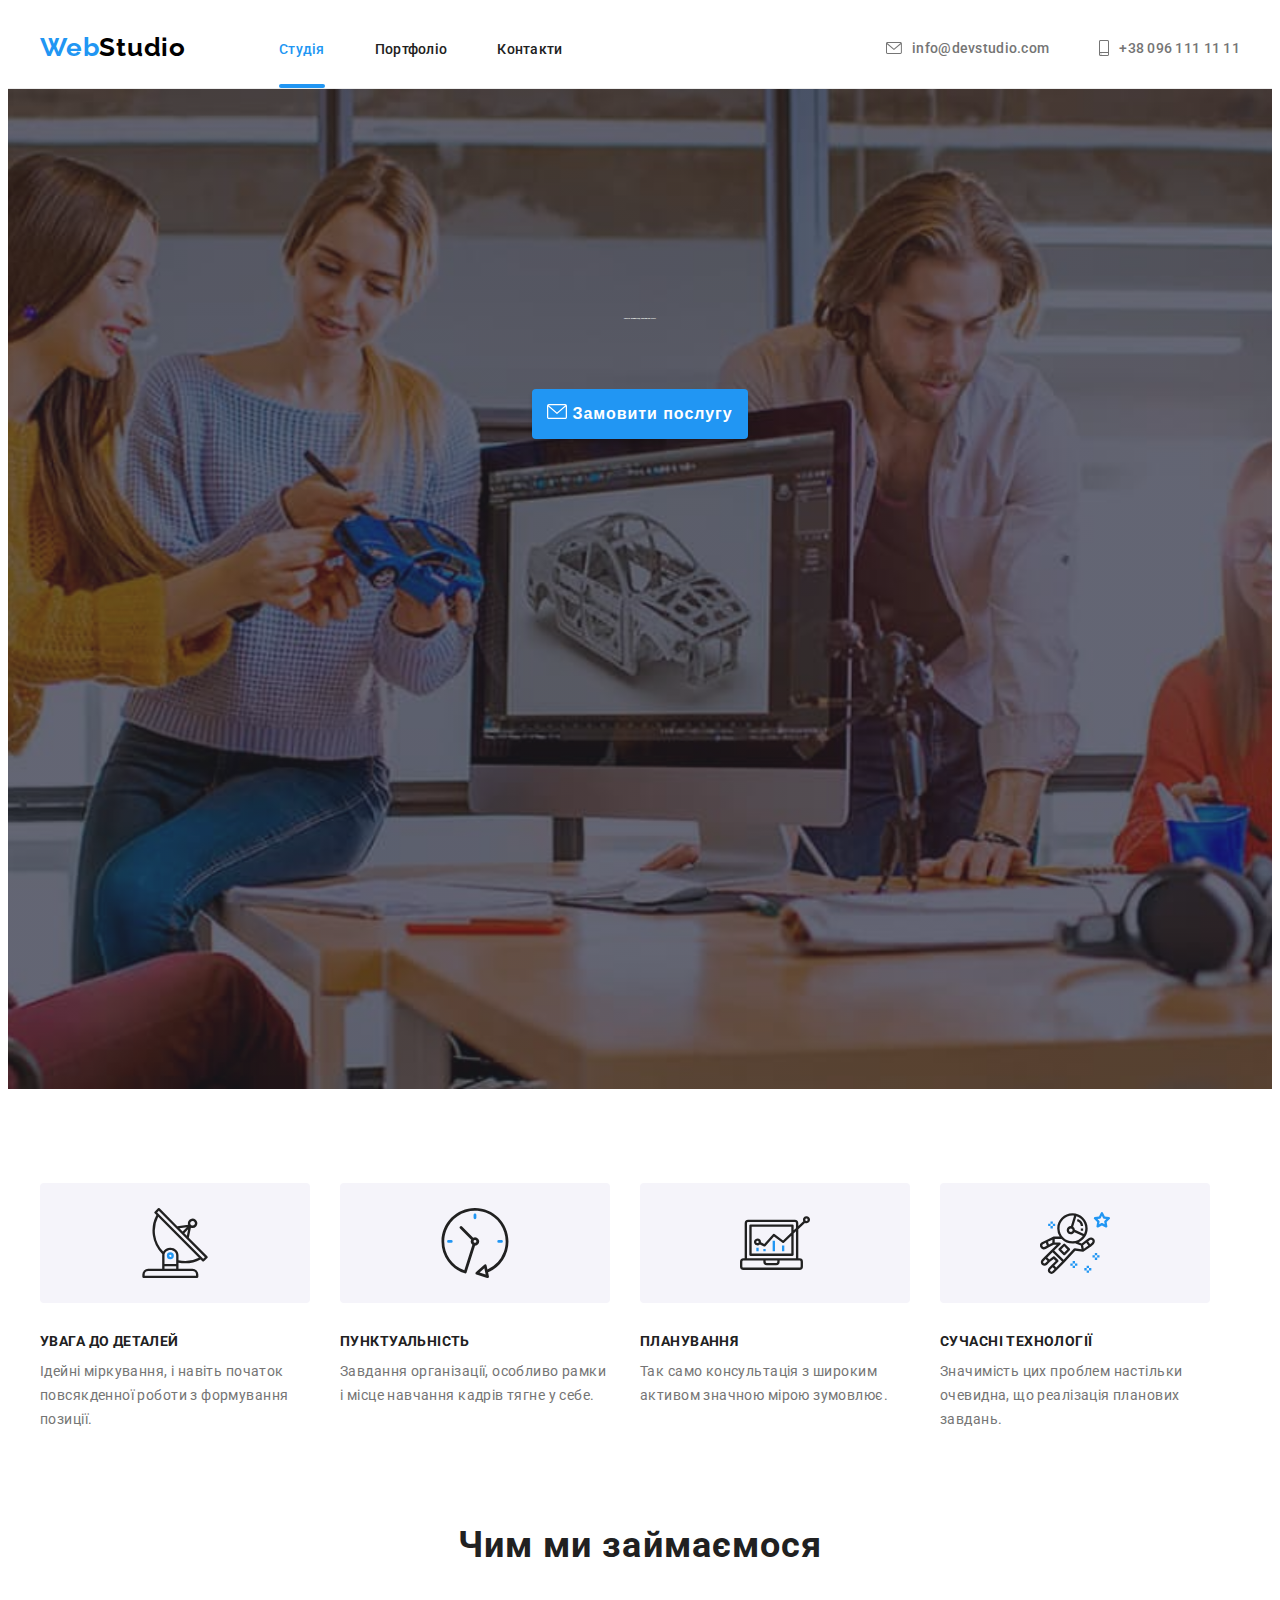
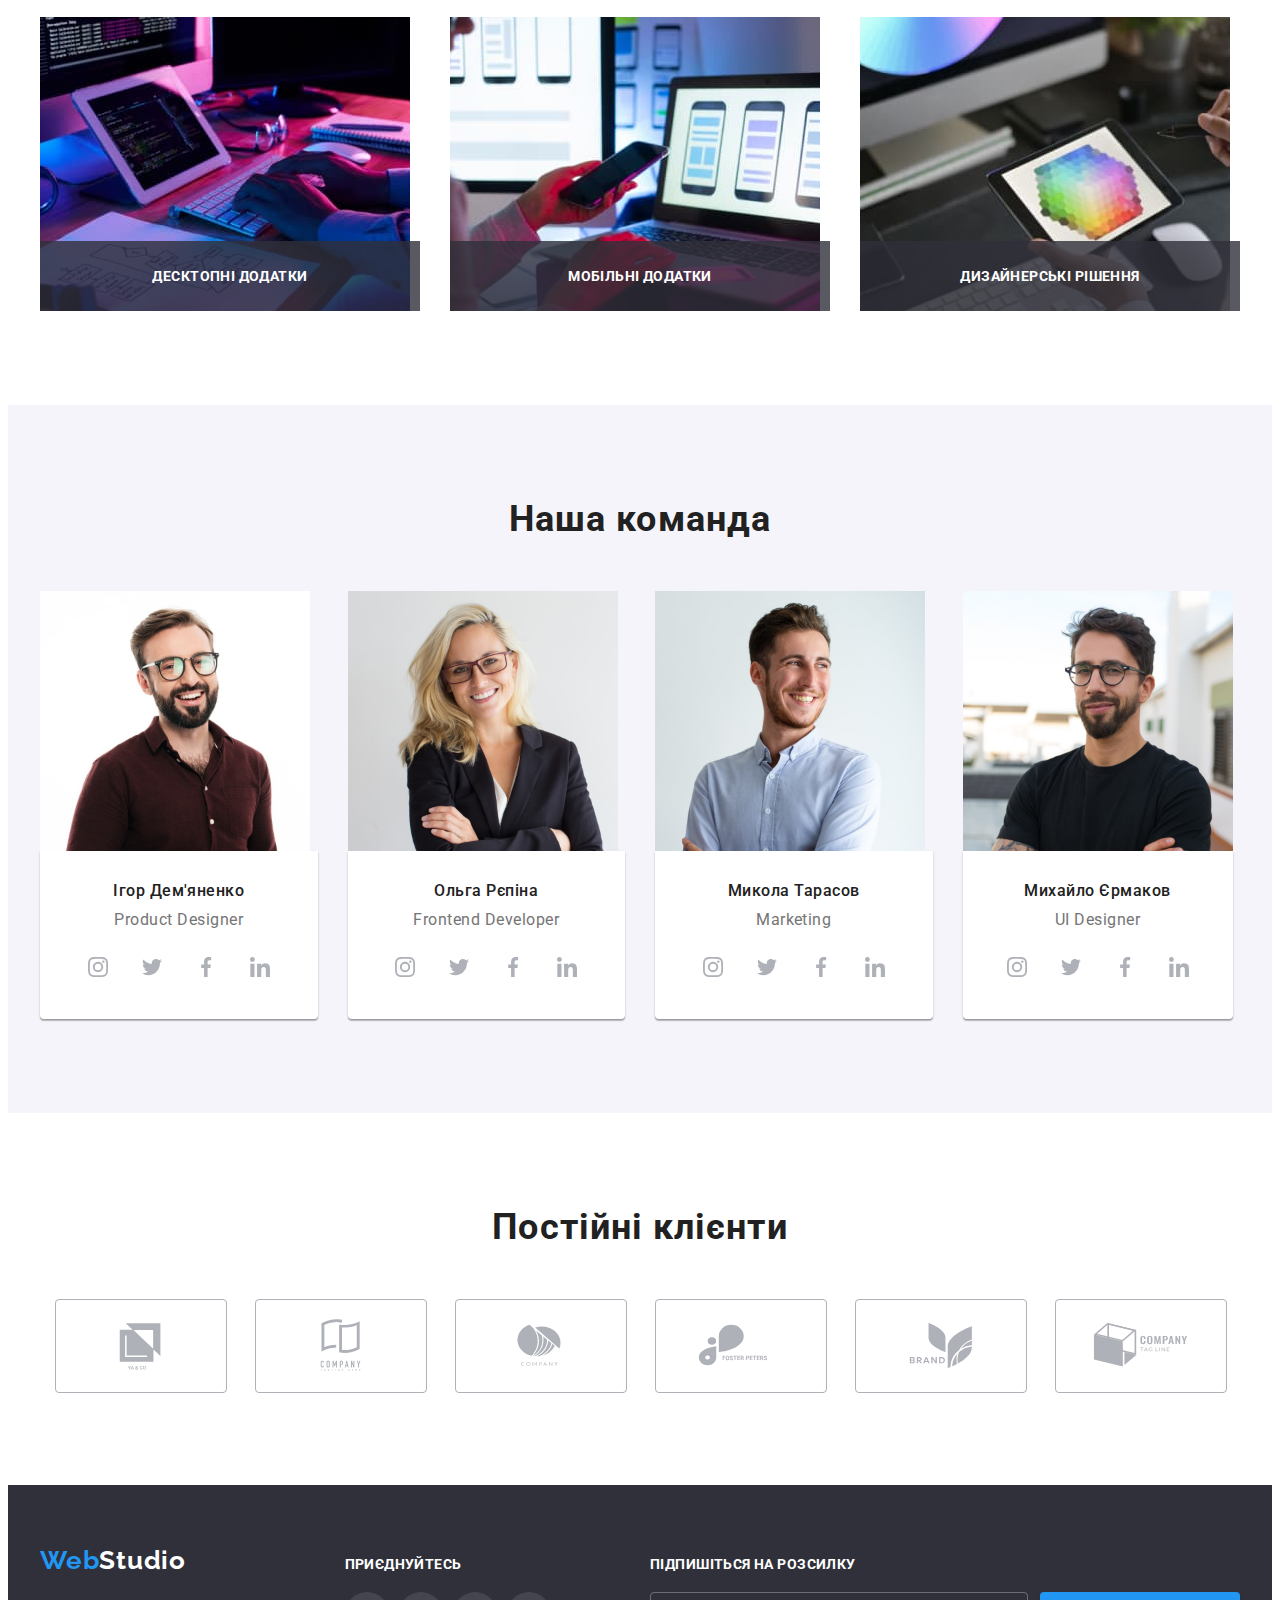
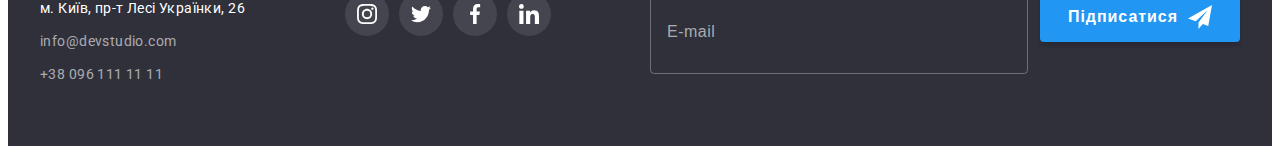
<file: index.html>
<!DOCTYPE html>
<html lang="uk">
  <head>
    <meta charset="UTF-8" />
    <meta http-equiv="X-UA-Compatible" content="IE=edge" />
    <meta name="viewport" content="width=device-width, initial-scale=1.0" />
    <link rel="preconnect" href="https://fonts.googleapis.com" />
    <link rel="preconnect" href="https://fonts.gstatic.com" crossorigin />
    <link
      href="https://fonts.googleapis.com/css2?family=Raleway:wght@700&family=Roboto:wght@400;500;700;900&display=swap"
      rel="stylesheet"
    />
    <link
      rel="stylesheet"
      href="https://cdnjs.cloudflare.com/ajax/libs/modern-normalize/1.1.0/modern-normalize.min.css"
      integrity="sha512-wpPYUAdjBVSE4KJnH1VR1HeZfpl1ub8YT/NKx4PuQ5NmX2tKuGu6U/JRp5y+Y8XG2tV+wKQpNHVUX03MfMFn9Q=="
      crossorigin="anonymous"
      referrerpolicy="no-referrer"
    />
    <link rel="stylesheet" href="./css/main.min.css" />
    <title>Web Studio</title>
  </head>
  <body>
    <header class="header">
      <div class="container header__container">
        <a class="logo header__logo" href="#"><span class="logo-text">Web</span>Studio</a>
        <nav class="nav header_nav">
          <ul class="nav-list header__nav-list">
            <li class="nav-list__item">
              <a class="nav-list__link nav-list__link--current" href="./index.html">Студія</a>
            </li>
            <li class="nav-list__item">
              <a class="nav-list__link" href="./portfolio.html">Портфоліо</a>
            </li>
            <li class="nav-list__item">
              <a class="nav-list__link" href="#contacts">Контакти</a>
            </li>
          </ul>
        </nav>
        <ul class="contact-list header__contact-list">
          <li class="contact-list__item">
            <a class="contact-list__link" href="mailto:info@devstudio.com">
              <svg class="contact-list__icon" width="16" height="12">
                <use href="./images/icons.svg#icon-envelope"></use>
              </svg>
              info@devstudio.com</a
            >
          </li>
          <li class="contact__item">
            <a class="contact-list__link" href="tel:+380961111111">
              <svg class="contact-list__icon" width="10" height="16">
                <use href="./images/icons.svg#icon-smartphone"></use>
              </svg>
              +38 096 111 11 11</a
            >
          </li>
        </ul>
      </div>
    </header>
    <main>
      <!-- Hero -->
      <section class="hero">
        <div class="container hero--container">
          <h1 class="hero__titel">Ефективні рішення для вашого бізнесу</h1>
          <button class="hero__btn" type="button" data-modal-open>Замовити послугу</button>
        </div>
      </section>
      <!-- Переваги -->
      <section class="benefits section">
        <div class="container benefits--container">
          <h2 class="hidden">Переваги</h2>
          <ul class="benefits__list">
            <li class="benefits__item">
              <div class="benefits__card">
                <svg class="benefits__icon" width="70" height="70">
                  <use href="./images/icons.svg#icon-antenna"></use>
                </svg>
              </div>
              <h3 class="benefits__titel">УВАГА ДО ДЕТАЛЕЙ</h3>
              <p class="benefits__text">
                Ідейні міркування, і навіть початок повсякденної роботи з формування позиції.
              </p>
            </li>
            <li class="benefits__item">
              <div class="benefits__card">
                <svg class="benefits__icon" width="70" height="70">
                  <use href="./images/icons.svg#icon-clock"></use>
                </svg>
              </div>
              <h3 class="benefits__titel">ПУНКТУАЛЬНІСТЬ</h3>
              <p class="benefits__text">
                Завдання організації, особливо рамки і місце навчання кадрів тягне у себе.
              </p>
            </li>
            <li class="benefits__item">
              <div class="benefits__card">
                <svg class="benefits__icon" width="70" height="70">
                  <use href="./images/icons.svg#icon-diagram"></use>
                </svg>
              </div>
              <h3 class="benefits__titel">ПЛАНУВАННЯ</h3>
              <p class="benefits__text">
                Так само консультація з широким активом значною мірою зумовлює.
              </p>
            </li>
            <li class="benefits__item">
              <div class="benefits__card">
                <svg class="benefits__icon" width="70" height="70">
                  <use href="./images/icons.svg#icon-astronaut"></use>
                </svg>
              </div>
              <h3 class="benefits__titel">СУЧАСНІ ТЕХНОЛОГІЇ</h3>
              <p class="benefits__text">
                Значимість цих проблем настільки очевидна, що реалізація планових завдань.
              </p>
            </li>
          </ul>
        </div>
      </section>
      <!-- Чим ми займаємося -->
      <section class="work section">
        <div class="container work--container">
          <h2 class="work__titel">Чим ми займаємося</h2>
          <ul class="work__list">
            <li class="work__item">
              <div class="work__card">
                <img src="./images/photo1.jpg" width="370" alt="photo desk app" />
                <div class="work__description">
                  <h3 class="work__uptitel">Десктопні додатки</h3>
                </div>
              </div>
            </li>
            <li class="work__item">
              <div class="work__card">
                <img src="./images/photo2.jpg" width="370" alt="photo mob app" />
                <div class="work__description">
                  <h3 class="work__uptitel">Мобільні додатки</h3>
                </div>
              </div>
            </li>
            <li class="work__item">
              <div class="work__card">
                <img src="./images/photo3.jpg" width="370" alt="photo design" />
                <div class="work__description">
                  <h3 class="work__uptitel">Дизайнерські рішення</h3>
                </div>
              </div>
            </li>
          </ul>
        </div>
      </section>
      <!-- Наша команда -->
      <section class="team section">
        <div class="container team--container">
          <h2 class="team__titel">Наша команда</h2>
          <ul class="team__list">
            <li class="team__item">
              <img src="./images/igor.jpg" width="270" alt="Ігор фото" />
              <div class="team__card">
                <h3 class="team__uptitel">Ігор Дем'яненко</h3>
                <p class="team__text">Product Designer</p>
                <ul class="soc-list">
                  <li class="soc__item">
                    <a class="soc__link" href="#">
                      <svg class="soc__icon" width="20" height="20">
                        <use href="./images/icons.svg#icon-instagram"></use>
                      </svg>
                    </a>
                  </li>
                  <li class="soc__item">
                    <a class="soc__link" href="#">
                      <svg class="soc__icon" width="20" height="20">
                        <use href="./images/icons.svg#icon-twitter"></use>
                      </svg>
                    </a>
                  </li>
                  <li class="soc__item">
                    <a class="soc__link" href="#">
                      <svg class="soc__icon" width="20" height="20">
                        <use href="./images/icons.svg#icon-facebook"></use>
                      </svg>
                    </a>
                  </li>
                  <li class="soc__item">
                    <a class="soc__link" href="#">
                      <svg class="soc__icon" width="20" height="20">
                        <use href="./images/icons.svg#icon-linkedin"></use>
                      </svg>
                    </a>
                  </li>
                </ul>
              </div>
            </li>
            <li class="team__item">
              <img src="./images/olga.jpg" width="270" alt="Ольга фото" />
              <div class="team__card">
                <h3 class="team__uptitel">Ольга Рєпіна</h3>
                <p class="team__text">Frontend Developer</p>
                <ul class="soc-list">
                  <li class="soc__item">
                    <a class="soc__link" href="#">
                      <svg class="soc__icon" width="20" height="20">
                        <use href="./images/icons.svg#icon-instagram"></use>
                      </svg>
                    </a>
                  </li>
                  <li class="soc__item">
                    <a class="soc__link" href="#">
                      <svg class="soc__icon" width="20" height="20">
                        <use href="./images/icons.svg#icon-twitter"></use>
                      </svg>
                    </a>
                  </li>
                  <li class="soc__item">
                    <a class="soc__link" href="#">
                      <svg class="soc__icon" width="20" height="20">
                        <use href="./images/icons.svg#icon-facebook"></use>
                      </svg>
                    </a>
                  </li>
                  <li class="soc__item">
                    <a class="soc__link" href="#">
                      <svg class="soc__icon" width="20" height="20">
                        <use href="./images/icons.svg#icon-linkedin"></use>
                      </svg>
                    </a>
                  </li>
                </ul>
              </div>
            </li>
            <li class="team__item">
              <img src="./images/mykola.jpg" width="270" alt="Микола фото" />
              <div class="team__card">
                <h3 class="team__uptitel">Микола Тарасов</h3>
                <p class="team__text">Marketing</p>
                <ul class="soc-list">
                  <li class="soc__item">
                    <a class="soc__link" href="#">
                      <svg class="soc__icon" width="20" height="20">
                        <use href="./images/icons.svg#icon-instagram"></use>
                      </svg>
                    </a>
                  </li>
                  <li class="soc__item">
                    <a class="soc__link" href="#">
                      <svg class="soc__icon" width="20" height="20">
                        <use href="./images/icons.svg#icon-twitter"></use>
                      </svg>
                    </a>
                  </li>
                  <li class="soc__item">
                    <a class="soc__link" href="#">
                      <svg class="soc__icon" width="20" height="20">
                        <use href="./images/icons.svg#icon-facebook"></use>
                      </svg>
                    </a>
                  </li>
                  <li class="soc__item">
                    <a class="soc__link" href="#">
                      <svg class="soc__icon" width="20" height="20">
                        <use href="./images/icons.svg#icon-linkedin"></use>
                      </svg>
                    </a>
                  </li>
                </ul>
              </div>
            </li>
            <li>
              <img src="./images/mykhailo.jpg" width="270" alt="Михайло фото" />
              <div class="team__card">
                <h3 class="team__uptitel">Михайло Єрмаков</h3>
                <p class="team__text">UI Designer</p>
                <ul class="soc-list">
                  <li class="soc__item">
                    <a class="soc__link" href="#">
                      <svg class="soc__icon" width="20" height="20">
                        <use href="./images/icons.svg#icon-instagram"></use>
                      </svg>
                    </a>
                  </li>
                  <li class="soc__item">
                    <a class="soc__link" href="#">
                      <svg class="soc__icon" width="20" height="20">
                        <use href="./images/icons.svg#icon-twitter"></use>
                      </svg>
                    </a>
                  </li>
                  <li class="soc__item">
                    <a class="soc__link" href="#">
                      <svg class="soc__icon" width="20" height="20">
                        <use href="./images/icons.svg#icon-facebook"></use>
                      </svg>
                    </a>
                  </li>
                  <li class="soc__item">
                    <a class="soc__link" href="#">
                      <svg class="soc__icon" width="20" height="20">
                        <use href="./images/icons.svg#icon-linkedin"></use>
                      </svg>
                    </a>
                  </li>
                </ul>
              </div>
            </li>
          </ul>
        </div>
      </section>
      <section class="clients section">
        <div class="container clients--container">
          <h2 class="clients__titel">Постійні клієнти</h2>
          <ul class="clients__list">
            <li class="clients__item">
              <a class="clients__link" href="#">
                <svg class="clients__icon" width="106" height="60">
                  <use href="./images/icons.svg#icon-first_company"></use>
                </svg>
              </a>
            </li>
            <li class="clients__item">
              <a class="clients__link" href="#">
                <svg class="clients__icon" width="106" height="60">
                  <use href="./images/icons.svg#icon-second_company"></use>
                </svg>
              </a>
            </li>
            <li class="clients__item">
              <a class="clients__link" href="#">
                <svg class="clients__icon" width="106" height="60">
                  <use href="./images/icons.svg#icon-third_company"></use>
                </svg>
              </a>
            </li>
            <li class="clients__item">
              <a class="clients__link" href="#">
                <svg class="clients__icon" width="106" height="60">
                  <use href="./images/icons.svg#icon-fouth_company"></use>
                </svg>
              </a>
            </li>
            <li class="clients__item">
              <a class="clients__link" href="#">
                <svg class="clients__icon" width="106" height="60">
                  <use href="./images/icons.svg#icon-fifth_company"></use>
                </svg>
              </a>
            </li>
            <li class="clients__item">
              <a class="clients__link" href="#">
                <svg class="clients__icon" width="106" height="60">
                  <use href="./images/icons.svg#icon-sixth_company"></use>
                </svg>
              </a>
            </li>
          </ul>
        </div>
      </section>
    </main>
    <footer class="footer" id="contacts">
      <div class="container footer--container">
        <div class="contacts">
          <a class="logo footer__logo" href="./index.html"
            ><span class="logo-text">Web</span>Studio</a
          >
          <address class="address">
            <ul class="address__list">
              <li class="address__item">
                <a
                  class="address__link address__link--map"
                  href="https://goo.gl/maps/rYj8TQpT9fnPwGp2A"
                  target="_blank"
                  rel="noopener noreferrer"
                  >м. Київ, пр-т Лесі Українки, 26</a
                >
              </li>
              <li class="address__item">
                <a class="address__link" href="mailto:info@devstudio.com">info@devstudio.com</a>
              </li>
              <li class="address__item">
                <a class="address__link" href="tel:+380961111111">+38 096 111 11 11</a>
              </li>
            </ul>
          </address>
        </div>
        <div class="social">
          <span class="social__titel">приєднуйтесь</span>
          <ul class="social__list">
            <li class="social__item">
              <a class="social__link" href="#">
                <svg class="social__icon" width="20" height="20">
                  <use href="./images/icons.svg#icon-instagram"></use>
                </svg>
              </a>
            </li>
            <li class="social__item">
              <a class="social__link" href="#">
                <svg class="social__icon" width="20" height="20">
                  <use href="./images/icons.svg#icon-twitter"></use>
                </svg>
              </a>
            </li>
            <li class="social__item">
              <a class="social__link" href="#">
                <svg class="social__icon" width="20" height="20">
                  <use href="./images/icons.svg#icon-facebook"></use>
                </svg>
              </a>
            </li>
            <li class="social__item">
              <a class="social__link" href="#">
                <svg class="social__icon" width="20" height="20">
                  <use href="./images/icons.svg#icon-linkedin"></use>
                </svg>
              </a>
            </li>
          </ul>
        </div>
        <div class="submit">
          <p class="submit__title">Підпишіться на розсилку</p>
          <form class="submit__form">
            <input
              class="submit__input"
              type="email"
              aria-label="email"
              name="footer-email"
              placeholder="E-mail"
            />
            <button class="submit__btn" type="submit">
              Підписатися
              <svg class="submit__icon" width="24" height="24">
                <use href="./images/icons.svg#icon-icon-send"></use>
              </svg>
            </button>
          </form>
        </div>
      </div>
    </footer>
    <div class="backdrop is-hidden" data-modal>
      <div class="modal">
        <button type="button" class="modal__btn-close" data-modal-close>
          <svg class="modal__icon-close" width="18" height="18">
            <use href="./images/icons.svg#icon-close-black-18dp-2-1-1"></use>
          </svg>
        </button>
        <p class="modal__titel">Залиште свої дані, ми вам передзвонимо</p>
        <form class="modal-form">
          <label for="user-name" class="modal-form__label">Ім'я</label>
          <div class="modal-form__wrapper">
            <input type="text" class="modal-form__input" name="user-name" id="user-name" />
            <svg class="modal-form__icon" width="18" height="18">
              <use href="./images/icons.svg#icon-person"></use>
            </svg>
          </div>
          <label for="user-tel" class="modal-form__label">Телефон</label>
          <div class="modal-form__wrapper">
            <input type="tel" class="modal-form__input" name="user-tel" id="user-tel" />
            <svg class="modal-form__icon" width="18" height="18">
              <use href="./images/icons.svg#icon-phone_black"></use>
            </svg>
          </div>
          <label for="user-email" class="modal-form__label">Пошта</label>
          <div class="modal-form__wrapper">
            <input type="email" class="modal-form__input" name="user-email" id="user-email" />
            <svg class="modal-form__icon" width="18" height="18">
              <use href="./images/icons.svg#icon-email_black"></use>
            </svg>
          </div>
          <label for="user-text" class="modal-form__label">Коментар</label>
          <textarea
            name="user-text"
            id="user-text"
            placeholder="Введіть текст"
            class="modal-form__textarea"
          ></textarea>
          <input type="checkbox" class="modal-form__check hidden" name="policy" id="policy" />
          <label for="policy" class="modal-form__text">
            <span class="modal-form__check-wrapper">
              <svg class="modal-form__check-icon" width="16" height="15">
                <use href="./images/icons.svg#icon-check"></use>
              </svg>
            </span>
            Погоджуюся з розсилкою та приймаю
            <a class="modal-form__check-link" href="#">Умови договору</a>
          </label>
          <button type="submit" class="modal-form__btn">Відправити</button>
        </form>
      </div>
    </div>
    <script src="./js/modal.js"></script>
  </body>
</html>
</file>
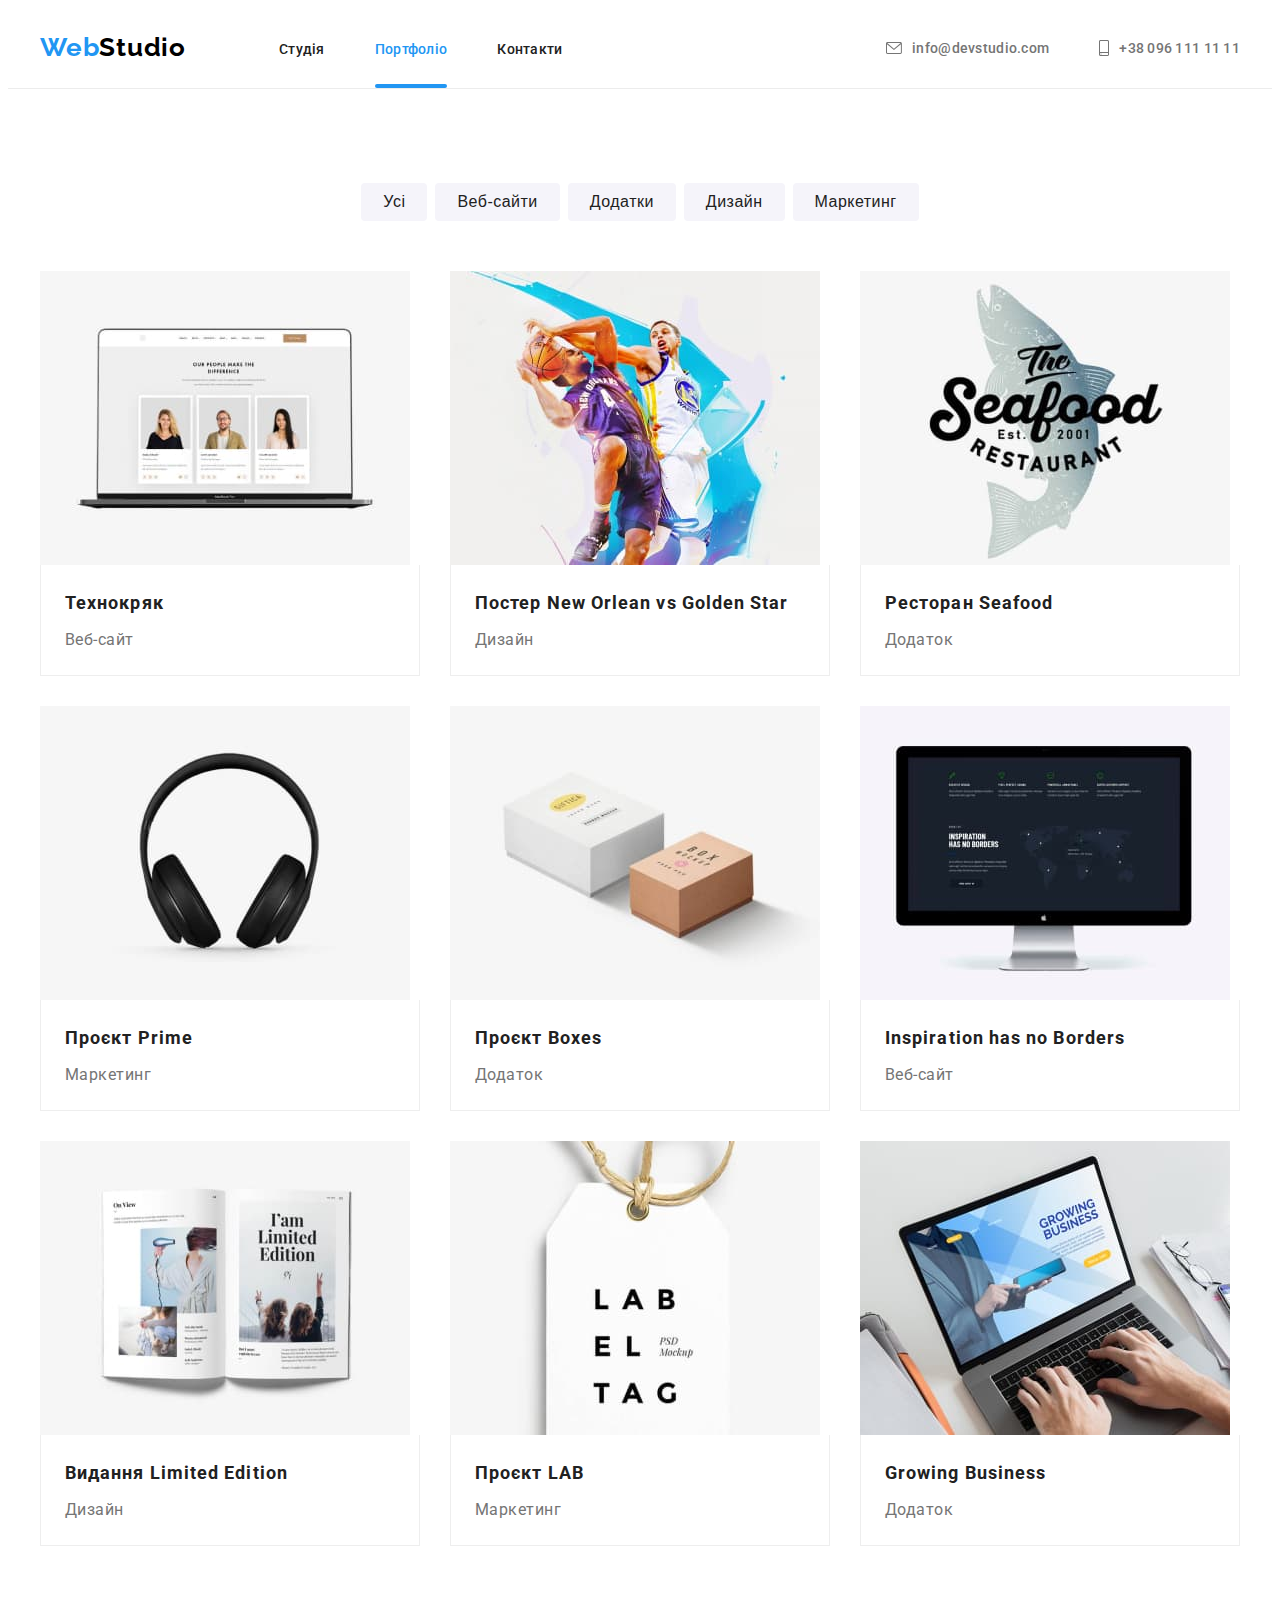
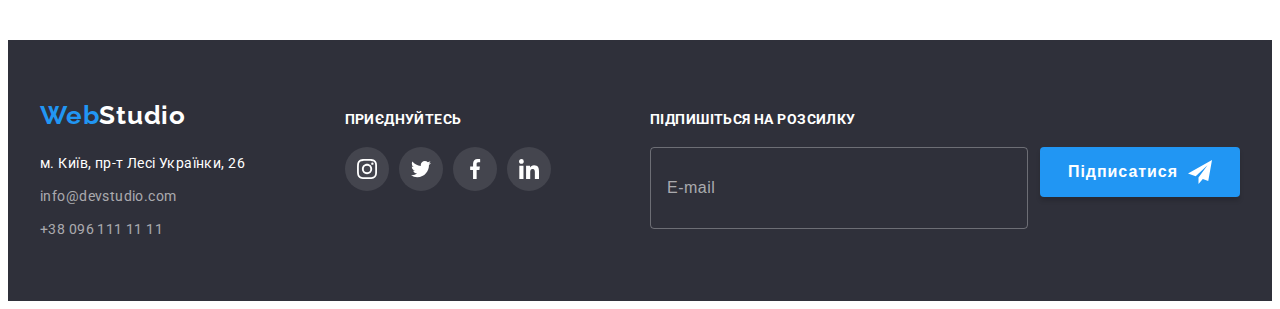
<file: portfolio.html>
<!DOCTYPE html>
<html lang="uk">
  <head>
    <meta charset="UTF-8" />
    <meta http-equiv="X-UA-Compatible" content="IE=edge" />
    <meta name="viewport" content="width=device-width, initial-scale=1.0" />
    <link rel="preconnect" href="https://fonts.googleapis.com" />
    <link rel="preconnect" href="https://fonts.gstatic.com" crossorigin />
    <link
      href="https://fonts.googleapis.com/css2?family=Raleway:wght@700&family=Roboto:wght@400;500;700;900&display=swap"
      rel="stylesheet"
    />
    <link
      rel="stylesheet"
      href="https://cdnjs.cloudflare.com/ajax/libs/modern-normalize/1.1.0/modern-normalize.min.css"
      integrity="sha512-wpPYUAdjBVSE4KJnH1VR1HeZfpl1ub8YT/NKx4PuQ5NmX2tKuGu6U/JRp5y+Y8XG2tV+wKQpNHVUX03MfMFn9Q=="
      crossorigin="anonymous"
      referrerpolicy="no-referrer"
    />
    <link rel="stylesheet" href="./css/main.min.css" />
    <title>Web Studio</title>
  </head>
  <body>
    <header class="header">
      <div class="container header__container">
        <a class="logo header__logo" href="#"><span class="logo-text">Web</span>Studio</a>
        <nav class="nav header_nav">
          <ul class="nav-list header__nav-list">
            <li class="nav-list__item">
              <a class="nav-list__link" href="./index.html">Студія</a>
            </li>
            <li class="nav-list__item">
              <a class="nav-list__link nav-list__link--current" href="./portfolio.html"
                >Портфоліо</a
              >
            </li>
            <li class="nav-list__item">
              <a class="nav-list__link" href="#contacts">Контакти</a>
            </li>
          </ul>
        </nav>
        <ul class="contact-list header__contact-list">
          <li class="contact-list__item">
            <a class="contact-list__link" href="mailto:info@devstudio.com">
              <svg class="contact-list__icon" width="16" height="12">
                <use href="./images/icons.svg#icon-envelope"></use>
              </svg>
              info@devstudio.com</a
            >
          </li>
          <li class="contact__item">
            <a class="contact-list__link" href="tel:+380961111111">
              <svg class="contact-list__icon" width="10" height="16">
                <use href="./images/icons.svg#icon-smartphone"></use>
              </svg>
              +38 096 111 11 11</a
            >
          </li>
        </ul>
      </div>
    </header>
    <main>
      <section class="gallery section">
        <div class="container gallery--container">
          <h1 class="hidden">Портфоліо</h1>
          <ul class="menu gallery__menu">
            <li class="menu__item"><button class="menu__btn" type="button">Усі</button></li>
            <li class="menu__item"><button class="menu__btn" type="button">Веб-сайти</button></li>
            <li class="menu__item"><button class="menu__btn" type="button">Додатки</button></li>
            <li class="menu__item"><button class="menu__btn" type="button">Дизайн</button></li>
            <li class="menu__item"><button class="menu__btn" type="button">Маркетинг</button></li>
          </ul>
          <ul class="gallery__list">
            <li class="gallery__item">
              <a class="gallery__link" href="#">
                <div class="gallery__thumb">
                  <img src="./images/web.jpg" width="370" alt="Web site photo" />
                  <div class="gallery__overlay">
                    <p class="gallery__overlay-text">
                      Ресурс пропонує комплексні пропозиції з різним рівнем функціоналу та сервісів.
                      Все це дозволить відвідувачу отримати вичерпні відомості про компанію чи
                      приватну особу.
                    </p>
                  </div>
                </div>
                <div class="gallery__wrapper">
                  <h2 class="gallery__titel">Технокряк</h2>
                  <p class="gallery__text">Веб-сайт</p>
                </div>
              </a>
            </li>
            <li class="gallery__item">
              <a class="gallery__link" href="#">
                <div class="gallery__thumb">
                  <img
                    src="./images/design.jpg"
                    width="370"
                    alt="New Orlean vs Golden Star photo"
                  />
                  <div class="gallery__overlay">
                    <p class="gallery__overlay-text">
                      Lorem ipsum dolor sit amet consectetur adipisicing elit. Soluta aperiam totam
                      laboriosam repudiandae tempora, sequi aliquid ut laborum voluptatum corrupti.
                    </p>
                  </div>
                </div>
                <div class="gallery__wrapper">
                  <h2 class="gallery__titel">Постер <span>New Orlean vs Golden Star</span></h2>
                  <p class="gallery__text">Дизайн</p>
                </div>
              </a>
            </li>
            <li class="gallery__item">
              <a class="gallery__link" href="#">
                <div class="gallery__thumb">
                  <img src="./images/app.jpg" width="370" alt="App Seafood photo" />
                  <div class="gallery__overlay">
                    <p class="gallery__overlay-text">
                      Lorem ipsum dolor sit amet consectetur adipisicing elit. Soluta aperiam totam
                      laboriosam repudiandae tempora, sequi aliquid ut laborum voluptatum corrupti.
                    </p>
                  </div>
                </div>
                <div class="gallery__wrapper">
                  <h2 class="gallery__titel">Ресторан Seafood</h2>
                  <p class="gallery__text">Додаток</p>
                </div>
              </a>
            </li>
            <li class="gallery__item">
              <a class="gallery__link" href="">
                <div class="gallery__thumb">
                  <img src="./images/prime.jpg" width="370" alt="Prime photo" />
                  <div class="gallery__overlay">
                    <p class="gallery__overlay-text">
                      Lorem ipsum dolor sit amet consectetur adipisicing elit. Soluta aperiam totam
                      laboriosam repudiandae tempora, sequi aliquid ut laborum voluptatum corrupti.
                    </p>
                  </div>
                </div>
                <div class="gallery__wrapper">
                  <h2 class="gallery__titel">Проєкт Prime</h2>
                  <p class="gallery__text">Маркетинг</p>
                </div>
              </a>
            </li>
            <li class="gallery__item">
              <a class="gallery__link" href="#">
                <div class="gallery__thumb">
                  <img src="./images/boxes.jpg" width="370" alt="App Boxes photo" />
                  <div class="gallery__overlay">
                    <p class="gallery__overlay-text">
                      Lorem ipsum dolor sit amet consectetur adipisicing elit. Soluta aperiam totam
                      laboriosam repudiandae tempora, sequi aliquid ut laborum voluptatum corrupti.
                    </p>
                  </div>
                </div>
                <div class="gallery__wrapper">
                  <h2 class="gallery__titel">Проєкт Boxes</h2>
                  <p class="gallery__text">Додаток</p>
                </div>
              </a>
            </li>
            <li class="gallery__item">
              <a class="gallery__link" href="#">
                <div class="gallery__thumb">
                  <img src="./images/web2.jpg" width="370" alt="Web site photo" />
                  <div class="gallery__overlay">
                    <p class="gallery__overlay-text">
                      Lorem ipsum dolor sit amet consectetur adipisicing elit. Soluta aperiam totam
                      laboriosam repudiandae tempora, sequi aliquid ut laborum voluptatum corrupti.
                    </p>
                  </div>
                </div>
                <div class="gallery__wrapper">
                  <h2 class="gallery__titel">Inspiration has no Borders</h2>
                  <p class="gallery__text">Веб-сайт</p>
                </div>
              </a>
            </li>
            <li class="gallery__item">
              <a class="gallery__link" href="#">
                <div class="gallery__thumb">
                  <img src="./images/design2.jpg" width="370" alt="Edition Limited Edition" />
                  <div class="gallery__overlay">
                    <p class="gallery__overlay-text">
                      Lorem ipsum dolor sit amet consectetur adipisicing elit. Soluta aperiam totam
                      laboriosam repudiandae tempora, sequi aliquid ut laborum voluptatum corrupti.
                    </p>
                  </div>
                </div>
                <div class="gallery__wrapper">
                  <h2 class="gallery__titel">Видання Limited Edition</h2>
                  <p class="gallery__text">Дизайн</p>
                </div>
              </a>
            </li>
            <li class="gallery__item">
              <a class="gallery__link" href="#">
                <div class="gallery__thumb">
                  <img src="./images/lab.jpg" width="370" alt="LAB project photo" />
                  <div class="gallery__overlay">
                    <p class="gallery__overlay-text">
                      Lorem ipsum dolor sit amet consectetur adipisicing elit. Soluta aperiam totam
                      laboriosam repudiandae tempora, sequi aliquid ut laborum voluptatum corrupti.
                    </p>
                  </div>
                </div>
                <div class="gallery__wrapper">
                  <h2 class="gallery__titel">Проєкт LAB</h2>
                  <p class="gallery__text">Маркетинг</p>
                </div>
              </a>
            </li>
            <li class="gallery__item">
              <a class="gallery__link" href="#">
                <div class="gallery__thumb">
                  <img src="./images/business.jpg" width="370" alt="App Growing Business photo" />
                  <div class="gallery__overlay">
                    <p class="gallery__overlay-text">
                      Lorem ipsum dolor sit amet consectetur adipisicing elit. Soluta aperiam totam
                      laboriosam repudiandae tempora, sequi aliquid ut laborum voluptatum corrupti.
                    </p>
                  </div>
                </div>
                <div class="gallery__wrapper">
                  <h2 class="gallery__titel">Growing Business</h2>
                  <p class="gallery__text">Додаток</p>
                </div>
              </a>
            </li>
          </ul>
        </div>
      </section>
    </main>
    <footer class="footer" id="contacts">
      <div class="container footer--container">
        <div class="contacts">
          <a class="logo footer__logo" href="./index.html"
            ><span class="logo-text">Web</span>Studio</a
          >
          <address class="address">
            <ul class="address__list">
              <li class="address__item">
                <a
                  class="address__link address__link--map"
                  href="https://goo.gl/maps/rYj8TQpT9fnPwGp2A"
                  target="_blank"
                  rel="noopener noreferrer"
                  >м. Київ, пр-т Лесі Українки, 26</a
                >
              </li>
              <li class="address__item">
                <a class="address__link" href="mailto:info@devstudio.com">info@devstudio.com</a>
              </li>
              <li class="address__item">
                <a class="address__link" href="tel:+380961111111">+38 096 111 11 11</a>
              </li>
            </ul>
          </address>
        </div>
        <div class="social">
          <span class="social__titel">приєднуйтесь</span>
          <ul class="social__list">
            <li class="social__item">
              <a class="social__link" href="#">
                <svg class="social__icon" width="20" height="20">
                  <use href="./images/icons.svg#icon-instagram"></use>
                </svg>
              </a>
            </li>
            <li class="social__item">
              <a class="social__link" href="#">
                <svg class="social__icon" width="20" height="20">
                  <use href="./images/icons.svg#icon-twitter"></use>
                </svg>
              </a>
            </li>
            <li class="social__item">
              <a class="social__link" href="#">
                <svg class="social__icon" width="20" height="20">
                  <use href="./images/icons.svg#icon-facebook"></use>
                </svg>
              </a>
            </li>
            <li class="social__item">
              <a class="social__link" href="#">
                <svg class="social__icon" width="20" height="20">
                  <use href="./images/icons.svg#icon-linkedin"></use>
                </svg>
              </a>
            </li>
          </ul>
        </div>
        <div class="submit">
          <p class="submit__title">Підпишіться на розсилку</p>
          <form class="submit__form">
            <input
              class="submit__input"
              type="email"
              aria-label="email"
              name="footer-email"
              placeholder="E-mail"
            />
            <button class="btn submit__btn" type="submit">
              Підписатися
              <svg class="submit__icon" width="24" height="24">
                <use href="./images/icons.svg#icon-icon-send"></use>
              </svg>
            </button>
          </form>
        </div>
      </div>
    </footer>
  </body>
</html>
</file>
<file: css/main.min.css>
:root{--font-Ral: Raleway, sans-serif;--first-gray: #212121;--gray-light: #757575;--effect-color: #2196f3;--titel-white: #ffffff;--background-gray: #2f303a;--background-white: #ffffff;--background-light-gray: #f5f4fa;--icons-color: #afb1b8;--footer-icons-color: rgba(255, 255, 255, 0.1);--btn-shadow: 0px 4px 4px rgba(0, 0, 0, 0.15);--team-shadow: 0px 1px 3px rgba(0, 0, 0, 0.12), 0px 1px 1px rgba(0, 0, 0, 0.14), 0px 2px 1px rgba(0, 0, 0, 0.2);--portfolio-link-shadow: 0px 1px 1px rgba(0, 0, 0, 0.12), 0px 4px 4px rgba(0, 0, 0, 0.06), 1px 4px 6px rgba(0, 0, 0, 0.16);--btn-portfolio-shadow: 0px 3px 1px rgba(0, 0, 0, 0.1), 0px 1px 2px rgba(0, 0, 0, 0.08), 0px 2px 2px rgba(0, 0, 0, 0.12);--timing: 250ms cubic-bezier(0.4, 0, 0.2, 1)}.clients__list,.team__list,.work__list,.benefits__list,.gallery__list{display:-webkit-box;display:-ms-flexbox;display:flex;gap:30px}.social__link,.menu,.clients__link,.benefits__card,.modal__btn-close{display:-webkit-box;display:-ms-flexbox;display:flex;-webkit-box-align:center;-ms-flex-align:center;align-items:center;-webkit-box-pack:center;-ms-flex-pack:center;justify-content:center}.contact-list__link:after,.nav-list__link:not(.nav-list__link--current)::after,.nav-list__link--current::after{content:"";bottom:1px;left:0;width:100%;height:4px;border-radius:2px}.contact-list__link,.nav-list__link{font-weight:500;font-size:14px;line-height:1.1429;letter-spacing:0.02em;padding-top:32px;padding-bottom:32px}.submit__btn,.hero__btn,.modal-form__btn{font-weight:700;font-size:16px;line-height:1.875;letter-spacing:0.06em;height:50px;border-radius:4px;background-color:var(--effect-color);-webkit-box-shadow:var(--btn-shadow);box-shadow:var(--btn-shadow);color:var(--titel-white);-webkit-box-align:center;-ms-flex-align:center;align-items:center;-webkit-box-pack:center;-ms-flex-pack:center;justify-content:center}.clients__titel,.team__titel,.work__titel{font-size:36px;line-height:1.166;letter-spacing:0.03em;text-align:center;color:var(--first-gray)}.hidden{position:absolute;width:1px;height:1px;margin:-1px;border:0;padding:0;white-space:nowrap;-webkit-clip-path:inset(100%);clip-path:inset(100%);clip:rect(0 0 0 0);overflow:hidden}h1,h2,h3,h4,h5,h6,p{margin:0}ul{margin:0;padding:0;list-style:none}button{cursor:pointer;border:none}address{font-style:normal}a{text-decoration:none}img{display:block;max-width:100%;height:auto}body{font-family:Roboto,sans-serif;background:var(--background-white)}.section{padding-top:94px;padding-bottom:94px}.container{width:1200px;padding-left:15px;padding-right:15px;margin:0 auto}.logo{font-weight:700;font-size:26px;line-height:1.1923;letter-spacing:0.03em;padding-top:24px;padding-bottom:25px;font-family:var(--font-Ral)}.backdrop{position:fixed;top:0;width:100vw;height:100vh;background-color:rgba(0,0,0,.2);-webkit-transition:opacity var(--timing),visibility var(--timing);transition:opacity var(--timing),visibility var(--timing)}.is-hidden{opacity:0;visibility:hidden;pointer-events:none}.modal{position:absolute;top:50%;left:50%;width:528px;min-height:581px;padding:40px;background-color:var(--background-white);border-radius:4px;-webkit-box-shadow:0px 1px 3px rgba(0,0,0,.12),0px 1px 1px rgba(0,0,0,.14),0px 2px 1px rgba(0,0,0,.2);box-shadow:0px 1px 3px rgba(0,0,0,.12),0px 1px 1px rgba(0,0,0,.14),0px 2px 1px rgba(0,0,0,.2);-webkit-transform:translate(-50%, -50%) scale(1);transform:translate(-50%, -50%) scale(1);-webkit-transition:scale var(--timing),-webkit-transform var(--timing);transition:scale var(--timing),-webkit-transform var(--timing);transition:transform var(--timing),scale var(--timing);transition:transform var(--timing),scale var(--timing),-webkit-transform var(--timing)}.backdrop.is-hidden .modal{-webkit-transform:translate(-50%, -50%) scale(0);transform:translate(-50%, -50%) scale(0)}.modal__btn-close{position:absolute;top:8px;right:8px;width:30px;height:30px;border:1px solid rgba(0,0,0,.1);border-radius:50%;background-color:var(--background-white)}.modal__icon-close{-webkit-transition:fill var(--timing);transition:fill var(--timing)}.modal__btn-close:hover .modal__icon-close,.modal__btn-close:focus .modal__icon-close{fill:var(--effect-color)}.modal__titel{font-weight:700;font-size:20px;line-height:1.15;letter-spacing:0.03em;margin-bottom:12px;text-align:center;color:var(--first-gray)}.modal-form__input{width:448px;height:40px;border-radius:4px;border:1px solid rgba(33,33,33,.2);outline:rgba(0,0,0,0);background-color:rgba(0,0,0,0);padding:12px 42px;-webkit-transition:border var(--timing);transition:border var(--timing)}.modal-form__input:focus{border:1px solid var(--effect-color)}.modal-form__icon{position:absolute;left:12px;top:50%;-webkit-transform:translateY(-50%);transform:translateY(-50%);-webkit-transition:fill var(--timing);transition:fill var(--timing)}.modal-form__input:focus+.modal-form__icon{fill:var(--effect-color)}.modal-form__label{font-weight:400;font-size:12px;line-height:1.1666;letter-spacing:0.01em;display:block;margin-bottom:4px;color:var(--gray-light)}.modal-form__wrapper{position:relative;margin-bottom:10px}.modal-form__textarea{display:inline-block;padding:12px 16px;width:100%;height:120px;border:1px solid rgba(33,33,33,.2);outline:rgba(0,0,0,0);border-radius:4px;resize:none;margin-bottom:20px;-webkit-transition:border var(--timing);transition:border var(--timing)}.modal-form__textarea::-webkit-input-placeholder{font-weight:400;font-size:12px;line-height:1.1666;letter-spacing:0.01em;color:rgba(117,117,117,.5)}.modal-form__textarea::-moz-placeholder{font-weight:400;font-size:12px;line-height:1.1666;letter-spacing:0.01em;color:rgba(117,117,117,.5)}.modal-form__textarea:-ms-input-placeholder{font-weight:400;font-size:12px;line-height:1.1666;letter-spacing:0.01em;color:rgba(117,117,117,.5)}.modal-form__textarea::-ms-input-placeholder{font-weight:400;font-size:12px;line-height:1.1666;letter-spacing:0.01em;color:rgba(117,117,117,.5)}.modal-form__textarea::placeholder{font-weight:400;font-size:12px;line-height:1.1666;letter-spacing:0.01em;color:rgba(117,117,117,.5)}.modal-form__textarea:focus{border:1px solid var(--effect-color)}.modal-form__text{font-weight:400;font-size:14px;line-height:1.7143;letter-spacing:0.03em;position:relative;display:-webkit-box;display:-ms-flexbox;display:flex;padding-left:12px;-webkit-box-align:center;-ms-flex-align:center;align-items:center;color:var(--gray-light)}.modal-form__check-link{position:relative;display:inline-block;color:var(--effect-color);padding-left:5px}.modal-form__check-link:after{content:"";position:absolute;bottom:1px;right:0;width:100%;height:1px;background:var(--effect-color)}.modal-form__check-wrapper{display:-webkit-box;display:-ms-flexbox;display:flex;-webkit-box-align:center;-ms-flex-align:center;align-items:center;-webkit-box-pack:center;-ms-flex-pack:center;justify-content:center;width:16px;height:15px;border:2px solid #000;border-radius:2px;margin-right:7px;fill:rgba(0,0,0,0)}.modal-form__check:checked+.modal-form__text .modal-form__check-wrapper{background-color:var(--effect-color);fill:#fff;border:none}.modal-form__check:focus+.modal-form__text .modal-form__check-wrapper{border-color:var(--effect-color)}.modal-form__check{-webkit-transition:border-color var(--timing);transition:border-color var(--timing)}.modal-form__btn{display:block;min-width:200px;margin:0 auto;margin-top:30px;-webkit-transition:background-color var(--timing);transition:background-color var(--timing)}.modal-form__btn:hover,.modal-form__btn:focus{background-color:#188ce8}.gallery__list{-ms-flex-wrap:wrap;flex-wrap:wrap}.gallery__item{-ms-flex-preferred-size:calc((100% - 60px)/3);flex-basis:calc((100% - 60px)/3);-webkit-transition:-webkit-box-shadow var(--timing);transition:-webkit-box-shadow var(--timing);transition:box-shadow var(--timing);transition:box-shadow var(--timing), -webkit-box-shadow var(--timing)}.gallery__item:hover,.gallery__item:focus{-webkit-box-shadow:var(--portfolio-link-shadow);box-shadow:var(--portfolio-link-shadow)}.gallery__thumb{position:relative;overflow:hidden}.gallery__overlay{position:absolute;top:0;left:0;width:100%;height:100%;background:rgba(33,150,243,.9);-webkit-transform:translateY(100%);transform:translateY(100%);-webkit-transition:-webkit-transform var(--timing);transition:-webkit-transform var(--timing);transition:transform var(--timing);transition:transform var(--timing), -webkit-transform var(--timing)}.gallery__overlay-text{font-weight:400;font-size:18px;line-height:1.5555;letter-spacing:0.03em;padding:63px 24px;color:var(--titel-white)}.gallery__link:hover .gallery__overlay,.gallery__link:focus .gallery__overlay{-webkit-transform:translateY(0);transform:translateY(0)}.gallery__wrapper{padding:20px 24px;border-left:1px solid #eee;border-right:1px solid #eee;border-bottom:1px solid #eee}.gallery__titel{font-size:18px;line-height:2;letter-spacing:0.06em;color:var(--first-gray);margin-bottom:4px}.gallery__text{font-size:16px;line-height:1.875;letter-spacing:0.03em;color:var(--gray-light);-webkit-transition:-webkit-box-shadow var(--timing);transition:-webkit-box-shadow var(--timing);transition:box-shadow var(--timing);transition:box-shadow var(--timing), -webkit-box-shadow var(--timing)}.soc-list{display:-webkit-box;display:-ms-flexbox;display:flex;-webkit-box-pack:center;-ms-flex-pack:center;justify-content:center;gap:10px}.soc__item{width:44px;height:44px}.soc__link{display:-webkit-box;display:-ms-flexbox;display:flex;-webkit-box-align:center;-ms-flex-align:center;align-items:center;-webkit-box-pack:center;-ms-flex-pack:center;justify-content:center;width:100%;height:100%;border-radius:50%;fill:var(--icons-color);-webkit-transition:background-color var(--timing);transition:background-color var(--timing)}.soc__link:hover,.soc__link:focus{background-color:var(--effect-color)}.soc__icon{-webkit-transition:fill var(--timing);transition:fill var(--timing)}.soc__link:hover .soc__icon,.soc__link:focus .soc__icon{fill:var(--titel-white)}.header{border-bottom:1px solid #ececec}.header__container{display:-webkit-box;display:-ms-flexbox;display:flex;-webkit-box-align:center;-ms-flex-align:center;align-items:center}.header__nav-list{display:-webkit-box;display:-ms-flexbox;display:flex;margin-right:auto;gap:50px}.header__contact-list{display:-webkit-box;display:-ms-flexbox;display:flex;margin-left:auto;gap:50px}.header__logo{color:#000;margin-right:93px}.logo-text{color:var(--effect-color)}.nav-list__link{position:relative;color:var(--first-gray);-webkit-transition:color var(--timing);transition:color var(--timing)}.nav-list__link:hover,.nav-list__link:focus{color:var(--effect-color)}.nav-list__link--current{color:var(--effect-color)}.nav-list__link--current::after{position:absolute;background:var(--effect-color)}.nav-list__link:not(.nav-list__link--current)::after{position:absolute;display:inline-block;background:var(--effect-color);-webkit-transform:scaleX(0);transform:scaleX(0);-webkit-transition:-webkit-transform var(--timing);transition:-webkit-transform var(--timing);transition:transform var(--timing);transition:transform var(--timing), -webkit-transform var(--timing);-webkit-transform-origin:left;transform-origin:left}.nav-list__link:hover:after,.nav-list__link:focus:after{-webkit-transform:scaleX(1);transform:scaleX(1)}.contact-list__link{position:relative;color:var(--gray-light);display:-webkit-box;display:-ms-flexbox;display:flex;-webkit-box-align:center;-ms-flex-align:center;align-items:center;-webkit-transition:color var(--timing);transition:color var(--timing)}.contact-list__link:hover,.contact-list__link:focus{color:var(--effect-color)}.contact-list__link:after{position:absolute;display:inline-block;background:var(--effect-color);-webkit-transform:scaleX(0);transform:scaleX(0);-webkit-transition:-webkit-transform var(--timing);transition:-webkit-transform var(--timing);transition:transform var(--timing);transition:transform var(--timing), -webkit-transform var(--timing);-webkit-transform-origin:left;transform-origin:left}.contact-list__link:hover:after,.contact-list__link:focus:after{-webkit-transform:scaleX(1);transform:scaleX(1)}.contact-list__icon{margin-right:10px;fill:currentColor}.contact-list__icon:hover,.contact-list__icon:focus{color:var(--effect-color)}.hero{background:var(--background-gray);padding-top:200px;padding-bottom:200px;max-width:1600px;height:600px;margin:0 auto;background-image:-webkit-gradient(linear, left top, left bottom, from(rgba(47, 48, 58, 0.4)), to(rgba(47, 48, 58, 0.4))),url(../images/hero_img.jpg);background-image:linear-gradient(rgba(47, 48, 58, 0.4), rgba(47, 48, 58, 0.4)),url(../images/hero_img.jpg);background-position:center;background-size:cover}.hero--container{text-align:center}.hero__titel{font-weight:900;font-size:1.3636px;line-height:44;letter-spacing:0.06em;text-transform:uppercase;width:696px;margin:0 auto;margin-bottom:40px;color:var(--titel-white)}.hero__btn{position:relative;overflow:hidden;display:-webkit-inline-box;display:-ms-inline-flexbox;display:inline-flex;min-width:216px;-webkit-transition:background-color var(--timing);transition:background-color var(--timing)}.hero__btn:hover,.hero__btn:focus{background-color:#188ce8}.hero__btn:before{content:"";display:inline-block;width:20px;height:20px;margin-right:5px;background-image:url(../images/envelope_bnt.svg);background-size:contain;background-repeat:no-repeat;-webkit-transition:-webkit-transform var(--timing);transition:-webkit-transform var(--timing);transition:transform var(--timing);transition:transform var(--timing), -webkit-transform var(--timing)}.hero__btn:hover:before{-webkit-transform:translateY(-40px);transform:translateY(-40px)}.hero__btn:after{position:absolute;top:50%;left:25px;content:"";display:inline-block;width:20px;height:20px;background-image:url(../images/phone_btn.svg);background-size:contain;background-repeat:no-repeat;-webkit-transform:translateY(calc(-50% + 40px));transform:translateY(calc(-50% + 40px));-webkit-transition:-webkit-transform var(--timing);transition:-webkit-transform var(--timing);transition:transform var(--timing);transition:transform var(--timing), -webkit-transform var(--timing)}.hero__btn:hover:after{-webkit-transform:translateY(-50%);transform:translateY(-50%)}.benefits__item{max-width:270px}.benefits__titel{font-size:14px;line-height:1.1429;letter-spacing:0.03em;text-transform:uppercase;color:var(--first-gray);margin-bottom:10px}.benefits__text{font-size:14px;line-height:1.7143;letter-spacing:0.03em;color:var(--gray-light)}.benefits__card{height:120px;background:#f5f4fa;border-radius:4px;margin-bottom:30px}.work{padding-top:0px}.work__item{-ms-flex-preferred-size:calc((100% - 60px)/3);flex-basis:calc((100% - 60px)/3)}.work__titel{margin-bottom:50px}.work__card{position:relative}.work__description{position:absolute;bottom:0;width:100%;padding:27px 0;background:rgba(47,48,58,.8)}.work__uptitel{font-size:14px;line-height:1.1429;letter-spacing:0.03em;text-align:center;text-transform:uppercase;color:var(--titel-white)}.team{background:var(--background-light-gray)}.team__titel{margin-bottom:50px}.team__item{-ms-flex-preferred-size:calc((100% - 90px)/4);flex-basis:calc((100% - 90px)/4)}.team__card{padding:30px 0;background-color:var(--background-white);-webkit-box-shadow:var(--team-shadow);box-shadow:var(--team-shadow);border-radius:0px 0px 4px 4px}.team__uptitel{font-weight:500;font-size:16px;line-height:1.1875;letter-spacing:0.03em;text-align:center;color:var(--first-gray);margin-bottom:10px}.team__text{font-size:16px;line-height:1.1875;letter-spacing:0.03em;text-align:center;color:var(--gray-light);margin-bottom:16px}.clients__titel{margin-bottom:50px}.clients__list{-webkit-box-pack:center;-ms-flex-pack:center;justify-content:center}.clients__item{width:170px;height:92px}.clients__link{width:100%;height:100%;border:1px solid #afb1b8;border-radius:4px;fill:var(--icons-color);-webkit-transition:border-color var(--timing);transition:border-color var(--timing)}.clients__link:hover,.clients__link:focus{border-color:var(--effect-color)}.clients__icon{-webkit-transition:fill var(--timing);transition:fill var(--timing)}.clients__link:hover .clients__icon,.clients__link:focus .clients__icon{fill:var(--effect-color)}.gallery__menu{margin-bottom:50px}.menu__item:not(:last-child){margin-right:8px}.menu__btn{font-weight:500;font-size:16px;line-height:1.625;letter-spacing:0.03em;padding:6px 22px;color:var(--first-gray);background:var(--background-light-gray);border-radius:4px;-webkit-transition:color var(--timing),background-color var(--timing),-webkit-transform var(--timing),-webkit-box-shadow var(--timing);transition:color var(--timing),background-color var(--timing),-webkit-transform var(--timing),-webkit-box-shadow var(--timing);transition:transform var(--timing),color var(--timing),background-color var(--timing),box-shadow var(--timing);transition:transform var(--timing),color var(--timing),background-color var(--timing),box-shadow var(--timing),-webkit-transform var(--timing),-webkit-box-shadow var(--timing)}.menu__btn:hover,.menu__btn:focus{color:var(--titel-white);background-color:var(--effect-color);-webkit-box-shadow:var(--btn-portfolio-shadow);box-shadow:var(--btn-portfolio-shadow);-webkit-transform:scale(1.1);transform:scale(1.1)}.footer{background:var(--background-gray);padding-top:60px;padding-bottom:60px}.footer--container{display:-webkit-box;display:-ms-flexbox;display:flex;-webkit-box-align:baseline;-ms-flex-align:baseline;align-items:baseline;-webkit-box-pack:justify;-ms-flex-pack:justify;justify-content:space-between}.footer__logo{color:var(--titel-white);margin-top:0;margin-right:0}.address__list{margin-top:20px}.address__link{font-size:14px;line-height:1.7143;letter-spacing:0.03em;display:block;color:rgba(255,255,255,.6);-webkit-transition:color var(--timing);transition:color var(--timing)}.address__link--map{color:var(--titel-white)}.address__link:hover,.address__link:focus{color:var(--effect-color)}.address__item:not(:last-child){margin-bottom:9px}.social{margin-left:93px}.social__titel{font-weight:700;font-size:14px;line-height:1.1429;letter-spacing:0.03em;display:inline-block;text-transform:uppercase;color:var(--titel-white);margin-bottom:20px}.social__list{display:-webkit-box;display:-ms-flexbox;display:flex;-webkit-box-pack:center;-ms-flex-pack:center;justify-content:center;gap:10px}.social__item{width:44px;height:44px}.social__link{width:100%;height:100%;border-radius:50%;background-color:var(--footer-icons-color);fill:var(--titel-white);-webkit-transition:background-color var(--timing);transition:background-color var(--timing)}.social__link:hover,.social__link:focus{background-color:var(--effect-color)}.submit{margin-left:93px}.submit__title{font-weight:700;font-size:14px;line-height:1.1429;letter-spacing:0.03em;margin-bottom:20px;text-transform:uppercase;color:var(--titel-white)}.submit__form{display:-webkit-box;display:-ms-flexbox;display:flex}.submit__input{margin-right:12px;min-width:358px;height:50px;border-radius:4px;border:1px solid rgba(255,255,255,.3);outline:rgba(0,0,0,0);background-color:rgba(0,0,0,0);padding-left:16px;padding-top:15px;padding-bottom:15px;color:rgba(255,255,255,.6);-webkit-transition:outline var(--timing);transition:outline var(--timing)}.submit__input:hover,.submit__input:focus{outline:2px solid var(--effect-color)}.submit__input::-webkit-input-placeholder{font-weight:400;font-size:16px;line-height:1.25;letter-spacing:0.03em;color:rgba(255,255,255,.6)}.submit__input::-moz-placeholder{font-weight:400;font-size:16px;line-height:1.25;letter-spacing:0.03em;color:rgba(255,255,255,.6)}.submit__input:-ms-input-placeholder{font-weight:400;font-size:16px;line-height:1.25;letter-spacing:0.03em;color:rgba(255,255,255,.6)}.submit__input::-ms-input-placeholder{font-weight:400;font-size:16px;line-height:1.25;letter-spacing:0.03em;color:rgba(255,255,255,.6)}.submit__input::placeholder{font-weight:400;font-size:16px;line-height:1.25;letter-spacing:0.03em;color:rgba(255,255,255,.6)}.submit__input:not(:-moz-placeholder-shown){color:rgba(255,255,255,.6)}.submit__input:not(:-ms-input-placeholder){color:rgba(255,255,255,.6)}.submit__input:not(:placeholder-shown){color:rgba(255,255,255,.6)}.submit__btn{display:-webkit-box;display:-ms-flexbox;display:flex;min-width:200px;-webkit-transition:background-color var(--timing);transition:background-color var(--timing)}.submit__btn:hover,.submit__btn:focus{background-color:#188ce8}.submit__icon{margin-left:10px;display:inline-block}/*# sourceMappingURL=main.min.css.map */
</file>
